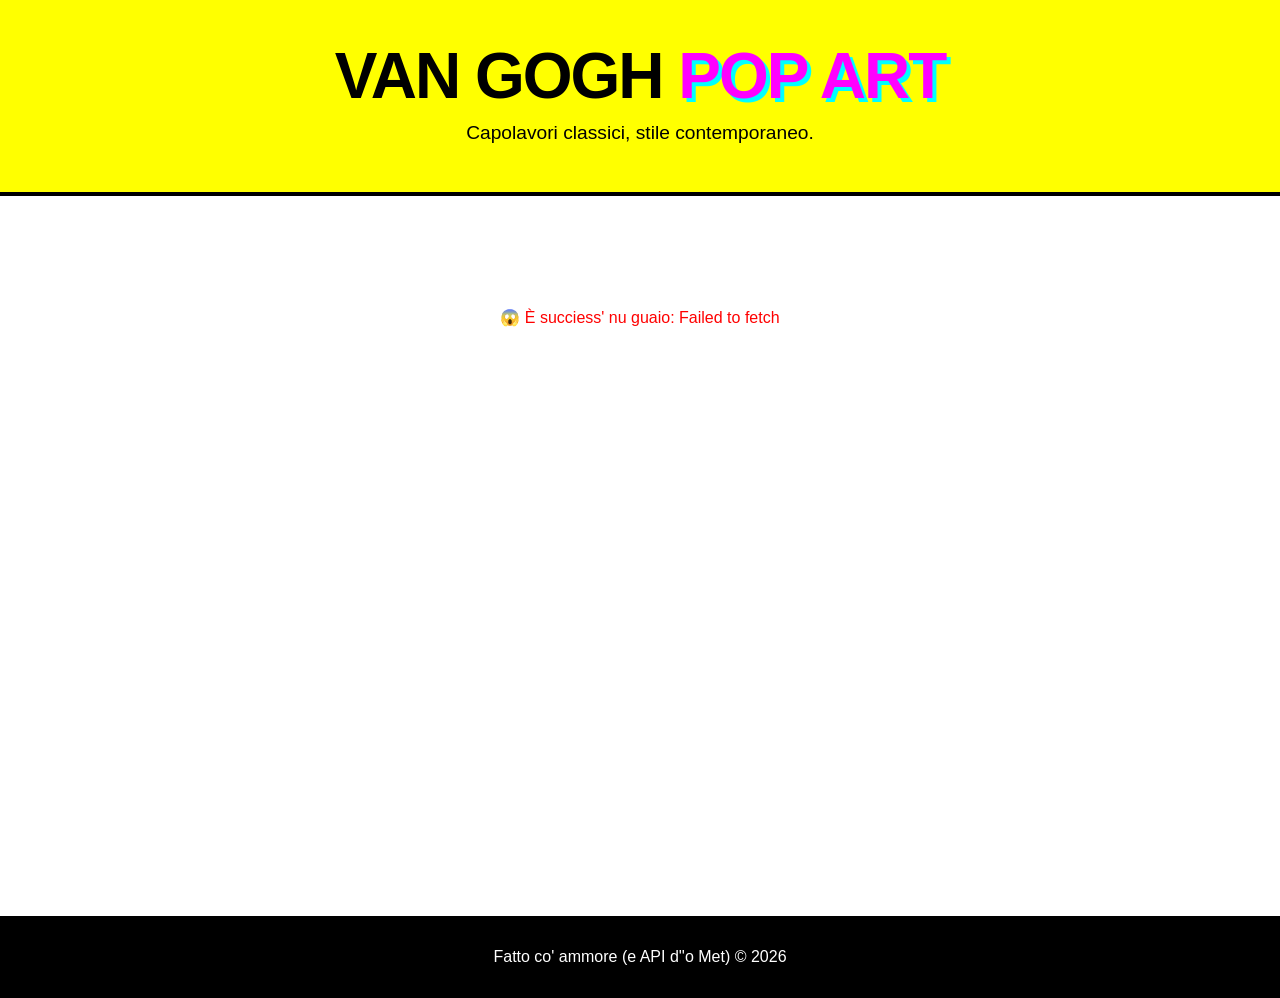
<file: 07-api/index.html>
<!DOCTYPE html>
<html lang="it">
<head>
    <meta charset="UTF-8">
    <meta name="viewport" content="width=device-width, initial-scale=1.0">
    <title>Van Gogh Pop Art Gallery</title>
    <link rel="stylesheet" href="style.css">
</head>
<body>
    <header>
        <h1>VAN GOGH <span class="pop">POP ART</span></h1>
        <p class="subtitle">Capolavori classici, stile contemporaneo.</p>
    </header>

    <main id="gallery-container">
        <!-- 'O caricamento... statte accorto! -->
        <div id="loader" class="loader">
            <div class="spinner"></div>
            <p>Stammo caricann' 'e quadri... aspetta nu mumento!</p>
        </div>
        
        <div id="gallery-grid" class="grid hidden">
            <!-- Cca veneno 'e carte de l'opere -->
        </div>
    </main>

    <footer>
        <p>Fatto co' ammore (e API d''o Met) &copy; 2026</p>
    </footer>

    <script src="script.js"></script>
</body>
</html>
</file>
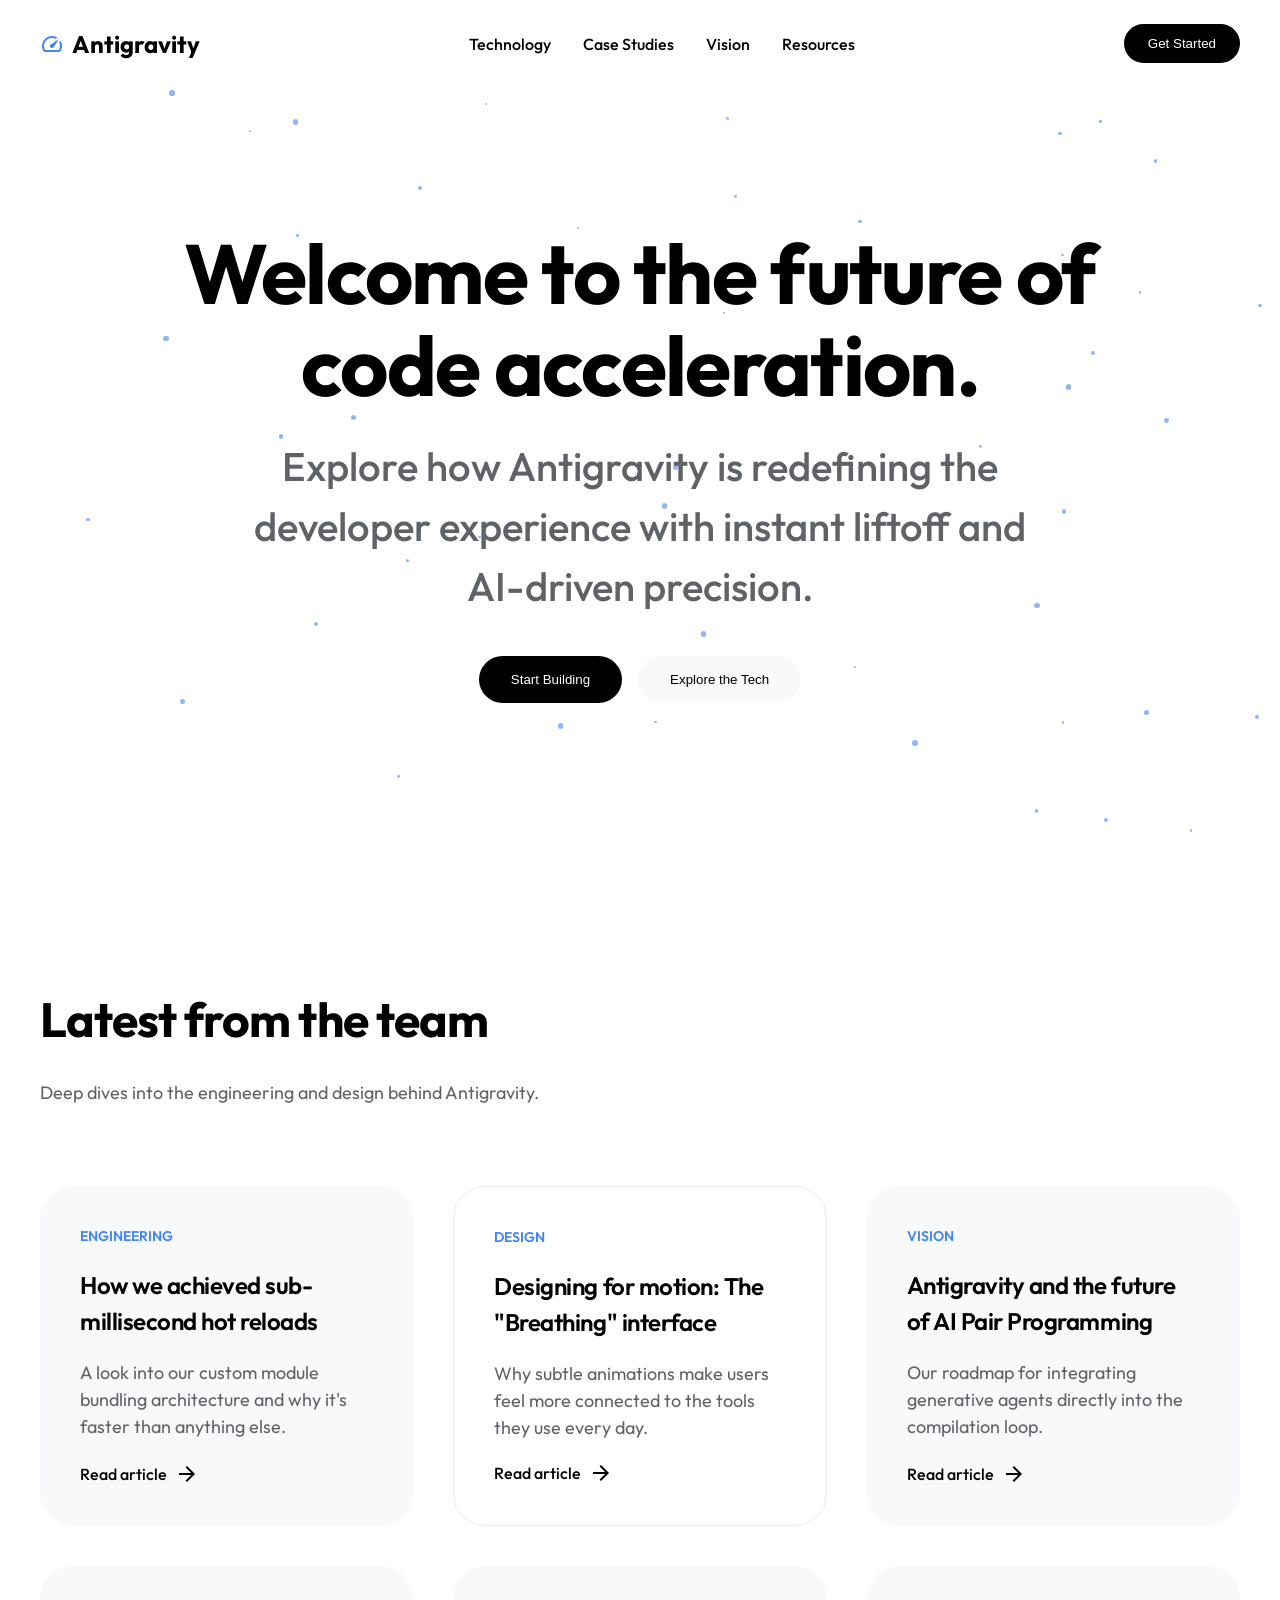
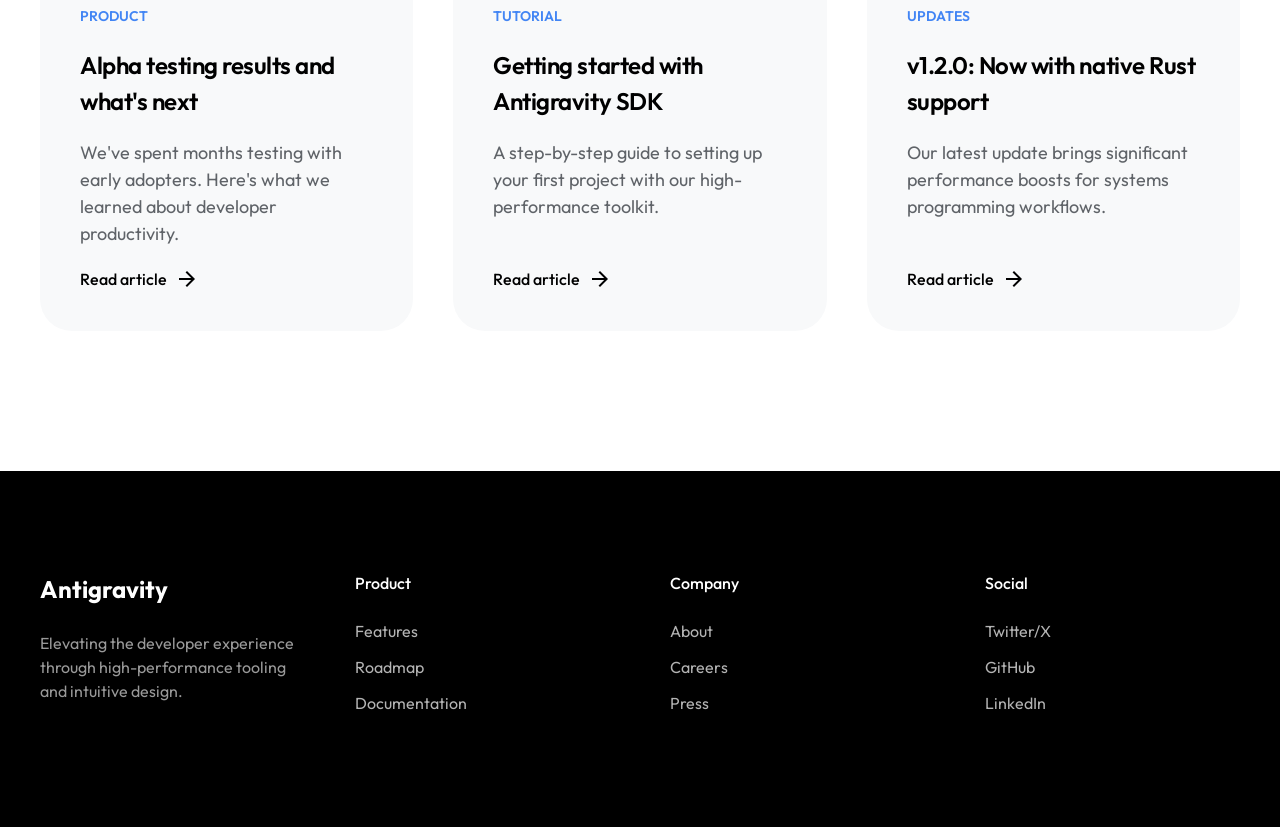
<file: 02-pagina_statica/blog/index.html>
<!DOCTYPE html>
<html lang="en">
<head>
    <meta charset="UTF-8">
    <meta name="viewport" content="width=device-width, initial-scale=1.0">
    <title>Google Antigravity | Blog</title>
    <link rel="stylesheet" href="style.css">
    <link rel="preconnect" href="https://fonts.googleapis.com">
    <link rel="preconnect" href="https://fonts.gstatic.com" crossorigin>
    <link href="https://fonts.googleapis.com/css2?family=Outfit:wght@400;500;700&display=swap" rel="stylesheet">
    <link rel="stylesheet" href="https://fonts.googleapis.com/css2?family=Material+Symbols+Outlined:opsz,wght,FILL,GRAD@24,400,0,0" />
</head>
<body>

    <!-- Header -->
    <header>
        <div class="container">
            <nav>
                <div class="logo">
                    <span class="material-symbols-outlined" style="color: #4285F4;">speed</span>
                    Antigravity
                </div>
                <div class="nav-links">
                    <a href="#">Technology</a>
                    <a href="#">Case Studies</a>
                    <a href="#">Vision</a>
                    <a href="#">Resources</a>
                </div>
                <button class="btn btn-primary" style="padding: 12px 24px;">Get Started</button>
            </nav>
        </div>
    </header>

    <!-- Hero Section -->
    <section class="hero hero-reveal">
        <div class="stardust-container" id="stardust"></div>
        <div class="container">
            <h1 class="hero-heading">Welcome to the future of <br> code acceleration.</h1>
            <p class="sub-heading" style="color: #5f6368; max-width: 800px; margin-inline: auto;">
                Explore how Antigravity is redefining the developer experience with instant liftoff and AI-driven precision.
            </p>
            <div style="display: flex; gap: 16px; justify-content: center; margin-top: 40px;">
                <button class="btn btn-primary">Start Building</button>
                <button class="btn btn-secondary">Explore the Tech</button>
            </div>
        </div>
    </section>

    <!-- Main Blog Sections -->
    <section id="blog" style="background-color: #fff;">
        <div class="container">
            <div class="reveal" style="margin-bottom: 80px;">
                <h2 style="font-size: 48px; margin-bottom: 24px;">Latest from the team</h2>
                <p class="body-text">Deep dives into the engineering and design behind Antigravity.</p>
            </div>

            <div class="blog-grid">
                <!-- Blog Card 1 -->
                <article class="card reveal" style="transition-delay: 100ms;">
                    <span class="card-tag">Engineering</span>
                    <h3 class="card-title">How we achieved sub-millisecond hot reloads</h3>
                    <p class="body-text">A look into our custom module bundling architecture and why it's faster than anything else.</p>
                    <a href="#" style="margin-top: auto; font-weight: 500; display: flex; align-items: center; gap: 8px;">
                        Read article <span class="material-symbols-outlined">arrow_forward</span>
                    </a>
                </article>

                <!-- Blog Card 2 (Breathing IDE Example) -->
                <article class="card reveal breathing-ide" style="transition-delay: 200ms; background-color: var(--primary-white); border: 1px solid var(--cool-gray-2);">
                    <span class="card-tag">Design</span>
                    <h3 class="card-title">Designing for motion: The "Breathing" interface</h3>
                    <p class="body-text">Why subtle animations make users feel more connected to the tools they use every day.</p>
                    <a href="#" style="margin-top: auto; font-weight: 500; display: flex; align-items: center; gap: 8px;">
                        Read article <span class="material-symbols-outlined">arrow_forward</span>
                    </a>
                </article>

                <!-- Blog Card 3 -->
                <article class="card reveal" style="transition-delay: 300ms;">
                    <span class="card-tag">Vision</span>
                    <h3 class="card-title">Antigravity and the future of AI Pair Programming</h3>
                    <p class="body-text">Our roadmap for integrating generative agents directly into the compilation loop.</p>
                    <a href="#" style="margin-top: auto; font-weight: 500; display: flex; align-items: center; gap: 8px;">
                        Read article <span class="material-symbols-outlined">arrow_forward</span>
                    </a>
                </article>

                <!-- Blog Card 4 -->
                <article class="card reveal" style="transition-delay: 100ms;">
                    <span class="card-tag">Product</span>
                    <h3 class="card-title">Alpha testing results and what's next</h3>
                    <p class="body-text">We've spent months testing with early adopters. Here's what we learned about developer productivity.</p>
                    <a href="#" style="margin-top: auto; font-weight: 500; display: flex; align-items: center; gap: 8px;">
                        Read article <span class="material-symbols-outlined">arrow_forward</span>
                    </a>
                </article>

                <!-- Blog Card 5 -->
                <article class="card reveal" style="transition-delay: 200ms;">
                    <span class="card-tag">Tutorial</span>
                    <h3 class="card-title">Getting started with Antigravity SDK</h3>
                    <p class="body-text">A step-by-step guide to setting up your first project with our high-performance toolkit.</p>
                    <a href="#" style="margin-top: auto; font-weight: 500; display: flex; align-items: center; gap: 8px;">
                        Read article <span class="material-symbols-outlined">arrow_forward</span>
                    </a>
                </article>

                 <!-- Blog Card 6 -->
                 <article class="card reveal" style="transition-delay: 300ms;">
                    <span class="card-tag">Updates</span>
                    <h3 class="card-title">v1.2.0: Now with native Rust support</h3>
                    <p class="body-text">Our latest update brings significant performance boosts for systems programming workflows.</p>
                    <a href="#" style="margin-top: auto; font-weight: 500; display: flex; align-items: center; gap: 8px;">
                        Read article <span class="material-symbols-outlined">arrow_forward</span>
                    </a>
                </article>
            </div>
        </div>
    </section>

    <!-- Footer -->
    <footer>
        <div class="container footer-content">
            <div>
                <div class="footer-logo">Antigravity</div>
                <p style="opacity: 0.6; max-width: 300px;">Elevating the developer experience through high-performance tooling and intuitive design.</p>
            </div>
            <div class="footer-links">
                <h4>Product</h4>
                <ul>
                    <li><a href="#">Features</a></li>
                    <li><a href="#">Roadmap</a></li>
                    <li><a href="#">Documentation</a></li>
                </ul>
            </div>
            <div class="footer-links">
                <h4>Company</h4>
                <ul>
                    <li><a href="#">About</a></li>
                    <li><a href="#">Careers</a></li>
                    <li><a href="#">Press</a></li>
                </ul>
            </div>
            <div class="footer-links">
                <h4>Social</h4>
                <ul>
                    <li><a href="#">Twitter/X</a></li>
                    <li><a href="#">GitHub</a></li>
                    <li><a href="#">LinkedIn</a></li>
                </ul>
            </div>
        </div>
    </footer>

    <script src="scripts.js"></script>
</body>
</html>
</file>
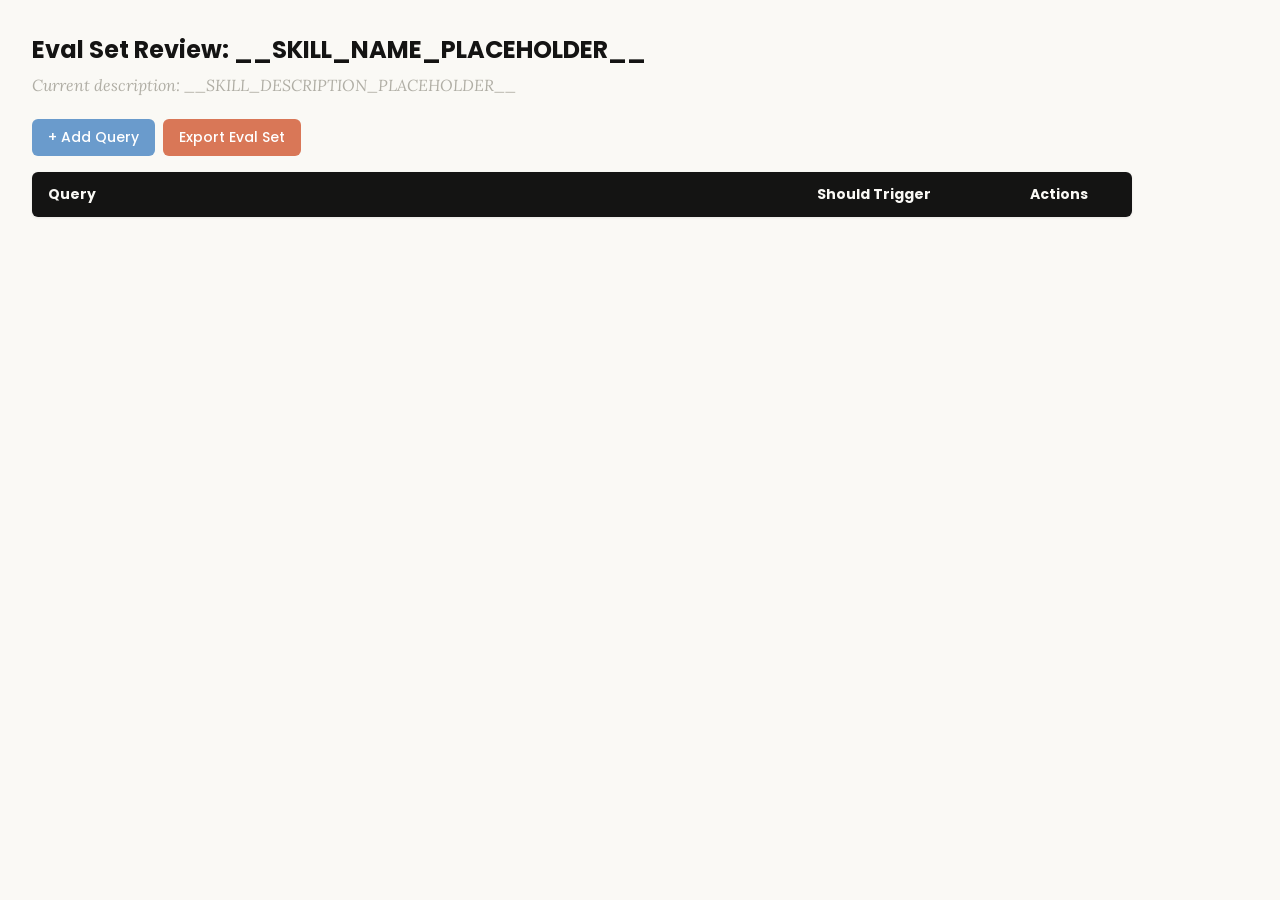
<file: .agents/skills/skill-creator/assets/eval_review.html>
<!DOCTYPE html>
<html lang="en">
<head>
  <meta charset="UTF-8">
  <meta name="viewport" content="width=device-width, initial-scale=1.0">
  <title>Eval Set Review - __SKILL_NAME_PLACEHOLDER__</title>
  <link rel="preconnect" href="https://fonts.googleapis.com">
  <link rel="preconnect" href="https://fonts.gstatic.com" crossorigin>
  <link href="https://fonts.googleapis.com/css2?family=Poppins:wght@500;600&family=Lora:wght@400;500&display=swap" rel="stylesheet">
  <style>
    * { box-sizing: border-box; margin: 0; padding: 0; }
    body { font-family: 'Lora', Georgia, serif; background: #faf9f5; padding: 2rem; color: #141413; }
    h1 { font-family: 'Poppins', sans-serif; margin-bottom: 0.5rem; font-size: 1.5rem; }
    .description { color: #b0aea5; margin-bottom: 1.5rem; font-style: italic; max-width: 900px; }
    .controls { margin-bottom: 1rem; display: flex; gap: 0.5rem; }
    .btn { font-family: 'Poppins', sans-serif; padding: 0.5rem 1rem; border: none; border-radius: 6px; cursor: pointer; font-size: 0.875rem; font-weight: 500; }
    .btn-add { background: #6a9bcc; color: white; }
    .btn-add:hover { background: #5889b8; }
    .btn-export { background: #d97757; color: white; }
    .btn-export:hover { background: #c4613f; }
    table { width: 100%; max-width: 1100px; border-collapse: collapse; background: white; border-radius: 6px; overflow: hidden; box-shadow: 0 1px 3px rgba(0,0,0,0.08); }
    th { font-family: 'Poppins', sans-serif; background: #141413; color: #faf9f5; padding: 0.75rem 1rem; text-align: left; font-size: 0.875rem; }
    td { padding: 0.75rem 1rem; border-bottom: 1px solid #e8e6dc; vertical-align: top; }
    tr:nth-child(even) td { background: #faf9f5; }
    tr:hover td { background: #f3f1ea; }
    .section-header td { background: #e8e6dc; font-family: 'Poppins', sans-serif; font-weight: 500; font-size: 0.8rem; color: #141413; text-transform: uppercase; letter-spacing: 0.05em; }
    .query-input { width: 100%; padding: 0.4rem; border: 1px solid #e8e6dc; border-radius: 4px; font-size: 0.875rem; font-family: 'Lora', Georgia, serif; resize: vertical; min-height: 60px; }
    .query-input:focus { outline: none; border-color: #d97757; box-shadow: 0 0 0 2px rgba(217,119,87,0.15); }
    .toggle { position: relative; display: inline-block; width: 44px; height: 24px; }
    .toggle input { opacity: 0; width: 0; height: 0; }
    .toggle .slider { position: absolute; inset: 0; background: #b0aea5; border-radius: 24px; cursor: pointer; transition: 0.2s; }
    .toggle .slider::before { content: ""; position: absolute; width: 18px; height: 18px; left: 3px; bottom: 3px; background: white; border-radius: 50%; transition: 0.2s; }
    .toggle input:checked + .slider { background: #d97757; }
    .toggle input:checked + .slider::before { transform: translateX(20px); }
    .btn-delete { background: #c44; color: white; padding: 0.3rem 0.6rem; border: none; border-radius: 4px; cursor: pointer; font-size: 0.75rem; font-family: 'Poppins', sans-serif; }
    .btn-delete:hover { background: #a33; }
    .summary { margin-top: 1rem; color: #b0aea5; font-size: 0.875rem; }
  </style>
</head>
<body>
  <h1>Eval Set Review: <span id="skill-name">__SKILL_NAME_PLACEHOLDER__</span></h1>
  <p class="description">Current description: <span id="skill-desc">__SKILL_DESCRIPTION_PLACEHOLDER__</span></p>

  <div class="controls">
    <button class="btn btn-add" onclick="addRow()">+ Add Query</button>
    <button class="btn btn-export" onclick="exportEvalSet()">Export Eval Set</button>
  </div>

  <table>
    <thead>
      <tr>
        <th style="width:65%">Query</th>
        <th style="width:18%">Should Trigger</th>
        <th style="width:10%">Actions</th>
      </tr>
    </thead>
    <tbody id="eval-body"></tbody>
  </table>

  <p class="summary" id="summary"></p>

  <script>
    const EVAL_DATA = __EVAL_DATA_PLACEHOLDER__;

    let evalItems = [...EVAL_DATA];

    function render() {
      const tbody = document.getElementById('eval-body');
      tbody.innerHTML = '';

      // Sort: should-trigger first, then should-not-trigger
      const sorted = evalItems
        .map((item, origIdx) => ({ ...item, origIdx }))
        .sort((a, b) => (b.should_trigger ? 1 : 0) - (a.should_trigger ? 1 : 0));

      let lastGroup = null;
      sorted.forEach(item => {
        const group = item.should_trigger ? 'trigger' : 'no-trigger';
        if (group !== lastGroup) {
          const headerRow = document.createElement('tr');
          headerRow.className = 'section-header';
          headerRow.innerHTML = `<td colspan="3">${item.should_trigger ? 'Should Trigger' : 'Should NOT Trigger'}</td>`;
          tbody.appendChild(headerRow);
          lastGroup = group;
        }

        const idx = item.origIdx;
        const tr = document.createElement('tr');
        tr.innerHTML = `
          <td><textarea class="query-input" onchange="updateQuery(${idx}, this.value)">${escapeHtml(item.query)}</textarea></td>
          <td>
            <label class="toggle">
              <input type="checkbox" ${item.should_trigger ? 'checked' : ''} onchange="updateTrigger(${idx}, this.checked)">
              <span class="slider"></span>
            </label>
            <span style="margin-left:8px;font-size:0.8rem;color:#b0aea5">${item.should_trigger ? 'Yes' : 'No'}</span>
          </td>
          <td><button class="btn-delete" onclick="deleteRow(${idx})">Delete</button></td>
        `;
        tbody.appendChild(tr);
      });
      updateSummary();
    }

    function escapeHtml(text) {
      const div = document.createElement('div');
      div.textContent = text;
      return div.innerHTML;
    }

    function updateQuery(idx, value) { evalItems[idx].query = value; updateSummary(); }
    function updateTrigger(idx, value) { evalItems[idx].should_trigger = value; render(); }
    function deleteRow(idx) { evalItems.splice(idx, 1); render(); }

    function addRow() {
      evalItems.push({ query: '', should_trigger: true });
      render();
      const inputs = document.querySelectorAll('.query-input');
      inputs[inputs.length - 1].focus();
    }

    function updateSummary() {
      const trigger = evalItems.filter(i => i.should_trigger).length;
      const noTrigger = evalItems.filter(i => !i.should_trigger).length;
      document.getElementById('summary').textContent =
        `${evalItems.length} queries total: ${trigger} should trigger, ${noTrigger} should not trigger`;
    }

    function exportEvalSet() {
      const valid = evalItems.filter(i => i.query.trim() !== '');
      const data = valid.map(i => ({ query: i.query.trim(), should_trigger: i.should_trigger }));
      const blob = new Blob([JSON.stringify(data, null, 2)], { type: 'application/json' });
      const url = URL.createObjectURL(blob);
      const a = document.createElement('a');
      a.href = url;
      a.download = 'eval_set.json';
      document.body.appendChild(a);
      a.click();
      document.body.removeChild(a);
      URL.revokeObjectURL(url);
    }

    render();
  </script>
</body>
</html>
</file>
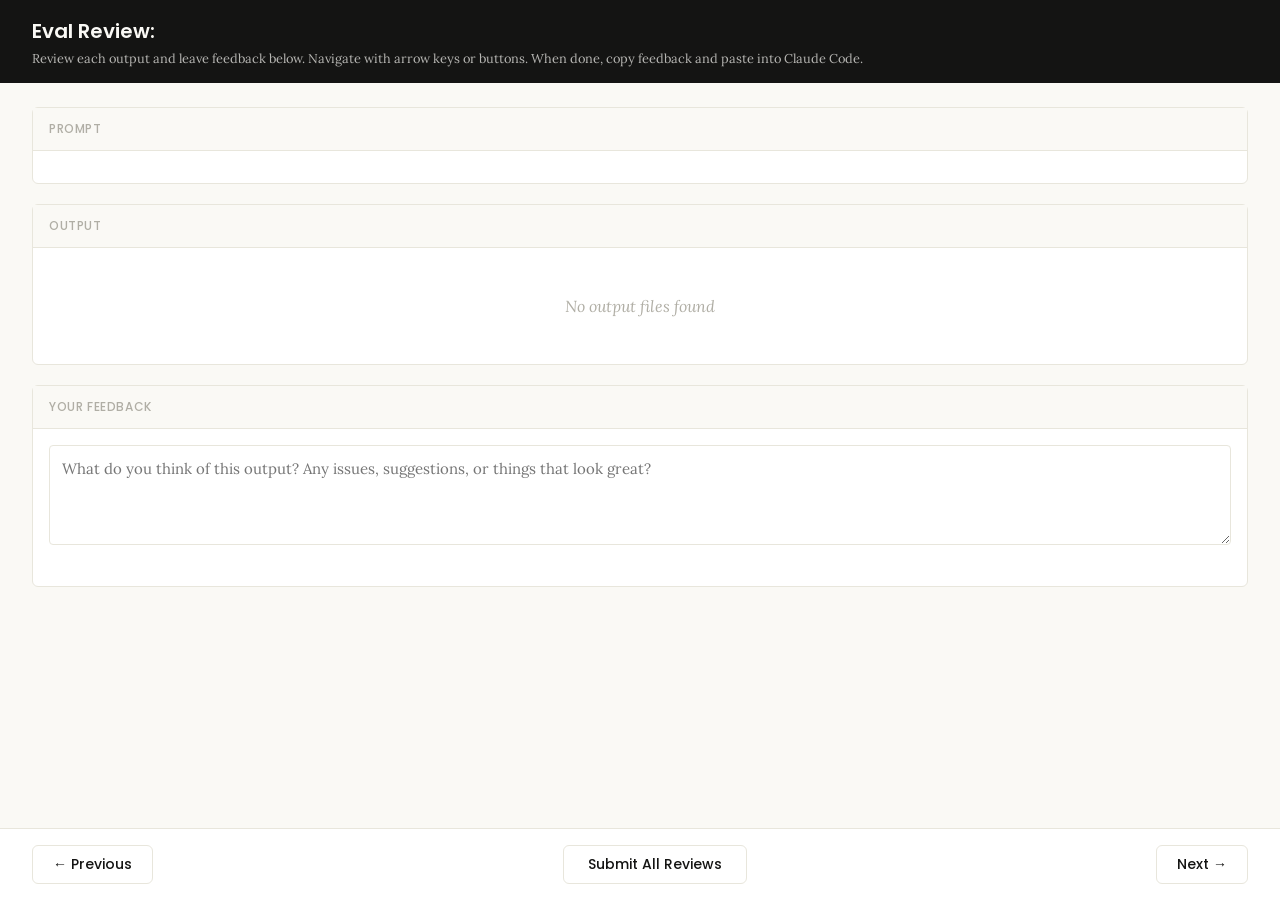
<file: .agents/skills/skill-creator/eval-viewer/viewer.html>
<!DOCTYPE html>
<html lang="en">
<head>
  <meta charset="UTF-8">
  <meta name="viewport" content="width=device-width, initial-scale=1.0">
  <title>Eval Review</title>
  <link rel="preconnect" href="https://fonts.googleapis.com">
  <link rel="preconnect" href="https://fonts.gstatic.com" crossorigin>
  <link href="https://fonts.googleapis.com/css2?family=Poppins:wght@500;600&family=Lora:wght@400;500&display=swap" rel="stylesheet">
  <script src="https://cdn.sheetjs.com/xlsx-0.20.3/package/dist/xlsx.full.min.js" integrity="sha384-EnyY0/GSHQGSxSgMwaIPzSESbqoOLSexfnSMN2AP+39Ckmn92stwABZynq1JyzdT" crossorigin="anonymous"></script>
  <style>
    :root {
      --bg: #faf9f5;
      --surface: #ffffff;
      --border: #e8e6dc;
      --text: #141413;
      --text-muted: #b0aea5;
      --accent: #d97757;
      --accent-hover: #c4613f;
      --green: #788c5d;
      --green-bg: #eef2e8;
      --red: #c44;
      --red-bg: #fceaea;
      --header-bg: #141413;
      --header-text: #faf9f5;
      --radius: 6px;
    }

    * { box-sizing: border-box; margin: 0; padding: 0; }

    body {
      font-family: 'Lora', Georgia, serif;
      background: var(--bg);
      color: var(--text);
      height: 100vh;
      display: flex;
      flex-direction: column;
    }

    /* ---- Header ---- */
    .header {
      background: var(--header-bg);
      color: var(--header-text);
      padding: 1rem 2rem;
      display: flex;
      justify-content: space-between;
      align-items: center;
      flex-shrink: 0;
    }
    .header h1 {
      font-family: 'Poppins', sans-serif;
      font-size: 1.25rem;
      font-weight: 600;
    }
    .header .instructions {
      font-size: 0.8rem;
      opacity: 0.7;
      margin-top: 0.25rem;
    }
    .header .progress {
      font-size: 0.875rem;
      opacity: 0.8;
      text-align: right;
    }

    /* ---- Main content ---- */
    .main {
      flex: 1;
      overflow-y: auto;
      padding: 1.5rem 2rem;
      display: flex;
      flex-direction: column;
      gap: 1.25rem;
    }

    /* ---- Sections ---- */
    .section {
      background: var(--surface);
      border: 1px solid var(--border);
      border-radius: var(--radius);
      flex-shrink: 0;
    }
    .section-header {
      font-family: 'Poppins', sans-serif;
      padding: 0.75rem 1rem;
      font-size: 0.75rem;
      font-weight: 500;
      text-transform: uppercase;
      letter-spacing: 0.05em;
      color: var(--text-muted);
      border-bottom: 1px solid var(--border);
      background: var(--bg);
    }
    .section-body {
      padding: 1rem;
    }

    /* ---- Config badge ---- */
    .config-badge {
      display: inline-block;
      padding: 0.2rem 0.625rem;
      border-radius: 9999px;
      font-family: 'Poppins', sans-serif;
      font-size: 0.6875rem;
      font-weight: 600;
      text-transform: uppercase;
      letter-spacing: 0.03em;
      margin-left: 0.75rem;
      vertical-align: middle;
    }
    .config-badge.config-primary {
      background: rgba(33, 150, 243, 0.12);
      color: #1976d2;
    }
    .config-badge.config-baseline {
      background: rgba(255, 193, 7, 0.15);
      color: #f57f17;
    }

    /* ---- Prompt ---- */
    .prompt-text {
      white-space: pre-wrap;
      font-size: 0.9375rem;
      line-height: 1.6;
    }

    /* ---- Outputs ---- */
    .output-file {
      border: 1px solid var(--border);
      border-radius: var(--radius);
      overflow: hidden;
    }
    .output-file + .output-file {
      margin-top: 1rem;
    }
    .output-file-header {
      padding: 0.5rem 0.75rem;
      font-size: 0.8rem;
      font-weight: 600;
      color: var(--text-muted);
      background: var(--bg);
      border-bottom: 1px solid var(--border);
      font-family: 'SF Mono', SFMono-Regular, Consolas, 'Liberation Mono', Menlo, monospace;
      display: flex;
      justify-content: space-between;
      align-items: center;
    }
    .output-file-header .dl-btn {
      font-size: 0.7rem;
      color: var(--accent);
      text-decoration: none;
      cursor: pointer;
      font-family: -apple-system, BlinkMacSystemFont, 'Segoe UI', sans-serif;
      font-weight: 500;
      opacity: 0.8;
    }
    .output-file-header .dl-btn:hover {
      opacity: 1;
      text-decoration: underline;
    }
    .output-file-content {
      padding: 0.75rem;
      overflow-x: auto;
    }
    .output-file-content pre {
      font-size: 0.8125rem;
      line-height: 1.5;
      white-space: pre-wrap;
      word-break: break-word;
      font-family: 'SF Mono', SFMono-Regular, Consolas, 'Liberation Mono', Menlo, monospace;
    }
    .output-file-content img {
      max-width: 100%;
      height: auto;
      border-radius: 4px;
    }
    .output-file-content iframe {
      width: 100%;
      height: 600px;
      border: none;
    }
    .output-file-content table {
      border-collapse: collapse;
      font-size: 0.8125rem;
      width: 100%;
    }
    .output-file-content table td,
    .output-file-content table th {
      border: 1px solid var(--border);
      padding: 0.375rem 0.5rem;
      text-align: left;
    }
    .output-file-content table th {
      background: var(--bg);
      font-weight: 600;
    }
    .output-file-content .download-link {
      display: inline-flex;
      align-items: center;
      gap: 0.5rem;
      padding: 0.5rem 1rem;
      background: var(--bg);
      border: 1px solid var(--border);
      border-radius: 4px;
      color: var(--accent);
      text-decoration: none;
      font-size: 0.875rem;
      cursor: pointer;
    }
    .output-file-content .download-link:hover {
      background: var(--border);
    }
    .empty-state {
      color: var(--text-muted);
      font-style: italic;
      padding: 2rem;
      text-align: center;
    }

    /* ---- Feedback ---- */
    .prev-feedback {
      background: var(--bg);
      border: 1px solid var(--border);
      border-radius: 4px;
      padding: 0.625rem 0.75rem;
      margin-top: 0.75rem;
      font-size: 0.8125rem;
      color: var(--text-muted);
      line-height: 1.5;
    }
    .prev-feedback-label {
      font-size: 0.7rem;
      font-weight: 600;
      text-transform: uppercase;
      letter-spacing: 0.04em;
      margin-bottom: 0.25rem;
      color: var(--text-muted);
    }
    .feedback-textarea {
      width: 100%;
      min-height: 100px;
      padding: 0.75rem;
      border: 1px solid var(--border);
      border-radius: 4px;
      font-family: inherit;
      font-size: 0.9375rem;
      line-height: 1.5;
      resize: vertical;
      color: var(--text);
    }
    .feedback-textarea:focus {
      outline: none;
      border-color: var(--accent);
      box-shadow: 0 0 0 3px rgba(37, 99, 235, 0.1);
    }
    .feedback-status {
      font-size: 0.75rem;
      color: var(--text-muted);
      margin-top: 0.5rem;
      min-height: 1.1em;
    }

    /* ---- Grades (collapsible) ---- */
    .grades-toggle {
      display: flex;
      align-items: center;
      cursor: pointer;
      user-select: none;
    }
    .grades-toggle:hover {
      color: var(--accent);
    }
    .grades-toggle .arrow {
      margin-right: 0.5rem;
      transition: transform 0.15s;
      font-size: 0.75rem;
    }
    .grades-toggle .arrow.open {
      transform: rotate(90deg);
    }
    .grades-content {
      display: none;
      margin-top: 0.75rem;
    }
    .grades-content.open {
      display: block;
    }
    .grades-summary {
      font-size: 0.875rem;
      margin-bottom: 0.75rem;
      display: flex;
      align-items: center;
      gap: 0.5rem;
    }
    .grade-badge {
      display: inline-block;
      padding: 0.125rem 0.5rem;
      border-radius: 9999px;
      font-size: 0.75rem;
      font-weight: 600;
    }
    .grade-pass { background: var(--green-bg); color: var(--green); }
    .grade-fail { background: var(--red-bg); color: var(--red); }
    .assertion-list {
      list-style: none;
    }
    .assertion-item {
      padding: 0.625rem 0;
      border-bottom: 1px solid var(--border);
      font-size: 0.8125rem;
    }
    .assertion-item:last-child { border-bottom: none; }
    .assertion-status {
      font-weight: 600;
      margin-right: 0.5rem;
    }
    .assertion-status.pass { color: var(--green); }
    .assertion-status.fail { color: var(--red); }
    .assertion-evidence {
      color: var(--text-muted);
      font-size: 0.75rem;
      margin-top: 0.25rem;
      padding-left: 1.5rem;
    }

    /* ---- View tabs ---- */
    .view-tabs {
      display: flex;
      gap: 0;
      padding: 0 2rem;
      background: var(--bg);
      border-bottom: 1px solid var(--border);
      flex-shrink: 0;
    }
    .view-tab {
      font-family: 'Poppins', sans-serif;
      padding: 0.625rem 1.25rem;
      font-size: 0.8125rem;
      font-weight: 500;
      cursor: pointer;
      border: none;
      background: none;
      color: var(--text-muted);
      border-bottom: 2px solid transparent;
      transition: all 0.15s;
    }
    .view-tab:hover { color: var(--text); }
    .view-tab.active {
      color: var(--accent);
      border-bottom-color: var(--accent);
    }
    .view-panel { display: none; }
    .view-panel.active { display: flex; flex-direction: column; flex: 1; overflow: hidden; }

    /* ---- Benchmark view ---- */
    .benchmark-view {
      padding: 1.5rem 2rem;
      overflow-y: auto;
      flex: 1;
    }
    .benchmark-table {
      border-collapse: collapse;
      background: var(--surface);
      border: 1px solid var(--border);
      border-radius: var(--radius);
      font-size: 0.8125rem;
      width: 100%;
      margin-bottom: 1.5rem;
    }
    .benchmark-table th, .benchmark-table td {
      padding: 0.625rem 0.75rem;
      text-align: left;
      border: 1px solid var(--border);
    }
    .benchmark-table th {
      font-family: 'Poppins', sans-serif;
      background: var(--header-bg);
      color: var(--header-text);
      font-weight: 500;
      font-size: 0.75rem;
      text-transform: uppercase;
      letter-spacing: 0.04em;
    }
    .benchmark-table tr:hover { background: var(--bg); }
    .benchmark-table tr.benchmark-row-with { background: rgba(33, 150, 243, 0.06); }
    .benchmark-table tr.benchmark-row-without { background: rgba(255, 193, 7, 0.06); }
    .benchmark-table tr.benchmark-row-with:hover { background: rgba(33, 150, 243, 0.12); }
    .benchmark-table tr.benchmark-row-without:hover { background: rgba(255, 193, 7, 0.12); }
    .benchmark-table tr.benchmark-row-avg { font-weight: 600; border-top: 2px solid var(--border); }
    .benchmark-table tr.benchmark-row-avg.benchmark-row-with { background: rgba(33, 150, 243, 0.12); }
    .benchmark-table tr.benchmark-row-avg.benchmark-row-without { background: rgba(255, 193, 7, 0.12); }
    .benchmark-delta-positive { color: var(--green); font-weight: 600; }
    .benchmark-delta-negative { color: var(--red); font-weight: 600; }
    .benchmark-notes {
      background: var(--surface);
      border: 1px solid var(--border);
      border-radius: var(--radius);
      padding: 1rem;
    }
    .benchmark-notes h3 {
      font-family: 'Poppins', sans-serif;
      font-size: 0.875rem;
      margin-bottom: 0.75rem;
    }
    .benchmark-notes ul {
      list-style: disc;
      padding-left: 1.25rem;
    }
    .benchmark-notes li {
      font-size: 0.8125rem;
      line-height: 1.6;
      margin-bottom: 0.375rem;
    }
    .benchmark-empty {
      color: var(--text-muted);
      font-style: italic;
      text-align: center;
      padding: 3rem;
    }

    /* ---- Navigation ---- */
    .nav {
      display: flex;
      justify-content: space-between;
      align-items: center;
      padding: 1rem 2rem;
      border-top: 1px solid var(--border);
      background: var(--surface);
      flex-shrink: 0;
    }
    .nav-btn {
      font-family: 'Poppins', sans-serif;
      padding: 0.5rem 1.25rem;
      border: 1px solid var(--border);
      border-radius: var(--radius);
      background: var(--surface);
      cursor: pointer;
      font-size: 0.875rem;
      font-weight: 500;
      color: var(--text);
      transition: all 0.15s;
    }
    .nav-btn:hover:not(:disabled) {
      background: var(--bg);
      border-color: var(--text-muted);
    }
    .nav-btn:disabled {
      opacity: 0.4;
      cursor: not-allowed;
    }
    .done-btn {
      font-family: 'Poppins', sans-serif;
      padding: 0.5rem 1.5rem;
      border: 1px solid var(--border);
      border-radius: var(--radius);
      background: var(--surface);
      color: var(--text);
      cursor: pointer;
      font-size: 0.875rem;
      font-weight: 500;
      transition: all 0.15s;
    }
    .done-btn:hover {
      background: var(--bg);
      border-color: var(--text-muted);
    }
    .done-btn.ready {
      border: none;
      background: var(--accent);
      color: white;
      font-weight: 600;
    }
    .done-btn.ready:hover {
      background: var(--accent-hover);
    }
    /* ---- Done overlay ---- */
    .done-overlay {
      display: none;
      position: fixed;
      inset: 0;
      background: rgba(0, 0, 0, 0.5);
      z-index: 100;
      justify-content: center;
      align-items: center;
    }
    .done-overlay.visible {
      display: flex;
    }
    .done-card {
      background: var(--surface);
      border-radius: 12px;
      padding: 2rem 3rem;
      text-align: center;
      box-shadow: 0 20px 60px rgba(0, 0, 0, 0.3);
      max-width: 500px;
    }
    .done-card h2 {
      font-size: 1.5rem;
      margin-bottom: 0.5rem;
    }
    .done-card p {
      color: var(--text-muted);
      margin-bottom: 1.5rem;
      line-height: 1.5;
    }
    .done-card .btn-row {
      display: flex;
      gap: 0.5rem;
      justify-content: center;
    }
    .done-card button {
      padding: 0.5rem 1.25rem;
      border: 1px solid var(--border);
      border-radius: var(--radius);
      background: var(--surface);
      cursor: pointer;
      font-size: 0.875rem;
    }
    .done-card button:hover {
      background: var(--bg);
    }
    /* ---- Toast ---- */
    .toast {
      position: fixed;
      bottom: 5rem;
      left: 50%;
      transform: translateX(-50%);
      background: var(--header-bg);
      color: var(--header-text);
      padding: 0.625rem 1.25rem;
      border-radius: var(--radius);
      font-size: 0.875rem;
      opacity: 0;
      transition: opacity 0.3s;
      pointer-events: none;
      z-index: 200;
    }
    .toast.visible {
      opacity: 1;
    }
  </style>
</head>
<body>
  <div id="app" style="height:100vh; display:flex; flex-direction:column;">
    <div class="header">
      <div>
        <h1>Eval Review: <span id="skill-name"></span></h1>
        <div class="instructions">Review each output and leave feedback below. Navigate with arrow keys or buttons. When done, copy feedback and paste into Claude Code.</div>
      </div>
      <div class="progress" id="progress"></div>
    </div>

    <!-- View tabs (only shown when benchmark data exists) -->
    <div class="view-tabs" id="view-tabs" style="display:none;">
      <button class="view-tab active" onclick="switchView('outputs')">Outputs</button>
      <button class="view-tab" onclick="switchView('benchmark')">Benchmark</button>
    </div>

    <!-- Outputs panel (qualitative review) -->
    <div class="view-panel active" id="panel-outputs">
    <div class="main">
      <!-- Prompt -->
      <div class="section">
        <div class="section-header">Prompt <span class="config-badge" id="config-badge" style="display:none;"></span></div>
        <div class="section-body">
          <div class="prompt-text" id="prompt-text"></div>
        </div>
      </div>

      <!-- Outputs -->
      <div class="section">
        <div class="section-header">Output</div>
        <div class="section-body" id="outputs-body">
          <div class="empty-state">No output files found</div>
        </div>
      </div>

      <!-- Previous Output (collapsible) -->
      <div class="section" id="prev-outputs-section" style="display:none;">
        <div class="section-header">
          <div class="grades-toggle" onclick="togglePrevOutputs()">
            <span class="arrow" id="prev-outputs-arrow">&#9654;</span>
            Previous Output
          </div>
        </div>
        <div class="grades-content" id="prev-outputs-content"></div>
      </div>

      <!-- Grades (collapsible) -->
      <div class="section" id="grades-section" style="display:none;">
        <div class="section-header">
          <div class="grades-toggle" onclick="toggleGrades()">
            <span class="arrow" id="grades-arrow">&#9654;</span>
            Formal Grades
          </div>
        </div>
        <div class="grades-content" id="grades-content"></div>
      </div>

      <!-- Feedback -->
      <div class="section">
        <div class="section-header">Your Feedback</div>
        <div class="section-body">
          <textarea
            class="feedback-textarea"
            id="feedback"
            placeholder="What do you think of this output? Any issues, suggestions, or things that look great?"
          ></textarea>
          <div class="feedback-status" id="feedback-status"></div>
          <div class="prev-feedback" id="prev-feedback" style="display:none;">
            <div class="prev-feedback-label">Previous feedback</div>
            <div id="prev-feedback-text"></div>
          </div>
        </div>
      </div>
    </div>

    <div class="nav" id="outputs-nav">
      <button class="nav-btn" id="prev-btn" onclick="navigate(-1)">&#8592; Previous</button>
      <button class="done-btn" id="done-btn" onclick="showDoneDialog()">Submit All Reviews</button>
      <button class="nav-btn" id="next-btn" onclick="navigate(1)">Next &#8594;</button>
    </div>
    </div><!-- end panel-outputs -->

    <!-- Benchmark panel (quantitative stats) -->
    <div class="view-panel" id="panel-benchmark">
      <div class="benchmark-view" id="benchmark-content">
        <div class="benchmark-empty">No benchmark data available. Run a benchmark to see quantitative results here.</div>
      </div>
    </div>
  </div>

  <!-- Done overlay -->
  <div class="done-overlay" id="done-overlay">
    <div class="done-card">
      <h2>Review Complete</h2>
      <p>Your feedback has been saved. Go back to your Claude Code session and tell Claude you're done reviewing.</p>
      <div class="btn-row">
        <button onclick="closeDoneDialog()">OK</button>
      </div>
    </div>
  </div>

  <!-- Toast -->
  <div class="toast" id="toast"></div>

  <script>
    // ---- Embedded data (injected by generate_review.py) ----
    /*__EMBEDDED_DATA__*/

    // ---- State ----
    let feedbackMap = {};  // run_id -> feedback text
    let currentIndex = 0;
    let visitedRuns = new Set();

    // ---- Init ----
    async function init() {
      // Load saved feedback from server — but only if this isn't a fresh
      // iteration (indicated by previous_feedback being present). When
      // previous feedback exists, the feedback.json on disk is stale from
      // the prior iteration and should not pre-fill the textareas.
      const hasPrevious = Object.keys(EMBEDDED_DATA.previous_feedback || {}).length > 0
        || Object.keys(EMBEDDED_DATA.previous_outputs || {}).length > 0;
      if (!hasPrevious) {
        try {
          const resp = await fetch("/api/feedback");
          const data = await resp.json();
          if (data.reviews) {
            for (const r of data.reviews) feedbackMap[r.run_id] = r.feedback;
          }
        } catch { /* first run, no feedback yet */ }
      }

      document.getElementById("skill-name").textContent = EMBEDDED_DATA.skill_name;
      showRun(0);

      // Wire up feedback auto-save
      const textarea = document.getElementById("feedback");
      let saveTimeout = null;
      textarea.addEventListener("input", () => {
        clearTimeout(saveTimeout);
        document.getElementById("feedback-status").textContent = "";
        saveTimeout = setTimeout(() => saveCurrentFeedback(), 800);
      });
    }

    // ---- Navigation ----
    function navigate(delta) {
      const newIndex = currentIndex + delta;
      if (newIndex >= 0 && newIndex < EMBEDDED_DATA.runs.length) {
        saveCurrentFeedback();
        showRun(newIndex);
      }
    }

    function updateNavButtons() {
      document.getElementById("prev-btn").disabled = currentIndex === 0;
      document.getElementById("next-btn").disabled =
        currentIndex === EMBEDDED_DATA.runs.length - 1;
    }

    // ---- Show a run ----
    function showRun(index) {
      currentIndex = index;
      const run = EMBEDDED_DATA.runs[index];

      // Progress
      document.getElementById("progress").textContent =
        `${index + 1} of ${EMBEDDED_DATA.runs.length}`;

      // Prompt
      document.getElementById("prompt-text").textContent = run.prompt;

      // Config badge
      const badge = document.getElementById("config-badge");
      const configMatch = run.id.match(/(with_skill|without_skill|new_skill|old_skill)/);
      if (configMatch) {
        const config = configMatch[1];
        const isBaseline = config === "without_skill" || config === "old_skill";
        badge.textContent = config.replace(/_/g, " ");
        badge.className = "config-badge " + (isBaseline ? "config-baseline" : "config-primary");
        badge.style.display = "inline-block";
      } else {
        badge.style.display = "none";
      }

      // Outputs
      renderOutputs(run);

      // Previous outputs
      renderPrevOutputs(run);

      // Grades
      renderGrades(run);

      // Previous feedback
      const prevFb = (EMBEDDED_DATA.previous_feedback || {})[run.id];
      const prevEl = document.getElementById("prev-feedback");
      if (prevFb) {
        document.getElementById("prev-feedback-text").textContent = prevFb;
        prevEl.style.display = "block";
      } else {
        prevEl.style.display = "none";
      }

      // Feedback
      document.getElementById("feedback").value = feedbackMap[run.id] || "";
      document.getElementById("feedback-status").textContent = "";

      updateNavButtons();

      // Track visited runs and promote done button when all visited
      visitedRuns.add(index);
      const doneBtn = document.getElementById("done-btn");
      if (visitedRuns.size >= EMBEDDED_DATA.runs.length) {
        doneBtn.classList.add("ready");
      }

      // Scroll main content to top
      document.querySelector(".main").scrollTop = 0;
    }

    // ---- Render outputs ----
    function renderOutputs(run) {
      const container = document.getElementById("outputs-body");
      container.innerHTML = "";

      const outputs = run.outputs || [];
      if (outputs.length === 0) {
        container.innerHTML = '<div class="empty-state">No output files</div>';
        return;
      }

      for (const file of outputs) {
        const fileDiv = document.createElement("div");
        fileDiv.className = "output-file";

        // Always show file header with download link
        const header = document.createElement("div");
        header.className = "output-file-header";
        const nameSpan = document.createElement("span");
        nameSpan.textContent = file.name;
        header.appendChild(nameSpan);
        const dlBtn = document.createElement("a");
        dlBtn.className = "dl-btn";
        dlBtn.textContent = "Download";
        dlBtn.download = file.name;
        dlBtn.href = getDownloadUri(file);
        header.appendChild(dlBtn);
        fileDiv.appendChild(header);

        const content = document.createElement("div");
        content.className = "output-file-content";

        if (file.type === "text") {
          const pre = document.createElement("pre");
          pre.textContent = file.content;
          content.appendChild(pre);
        } else if (file.type === "image") {
          const img = document.createElement("img");
          img.src = file.data_uri;
          img.alt = file.name;
          content.appendChild(img);
        } else if (file.type === "pdf") {
          const iframe = document.createElement("iframe");
          iframe.src = file.data_uri;
          content.appendChild(iframe);
        } else if (file.type === "xlsx") {
          renderXlsx(content, file.data_b64);
        } else if (file.type === "binary") {
          const a = document.createElement("a");
          a.className = "download-link";
          a.href = file.data_uri;
          a.download = file.name;
          a.textContent = "Download " + file.name;
          content.appendChild(a);
        } else if (file.type === "error") {
          const pre = document.createElement("pre");
          pre.textContent = file.content;
          pre.style.color = "var(--red)";
          content.appendChild(pre);
        }

        fileDiv.appendChild(content);
        container.appendChild(fileDiv);
      }
    }

    // ---- XLSX rendering via SheetJS ----
    function renderXlsx(container, b64Data) {
      try {
        const raw = Uint8Array.from(atob(b64Data), c => c.charCodeAt(0));
        const wb = XLSX.read(raw, { type: "array" });

        for (let i = 0; i < wb.SheetNames.length; i++) {
          const sheetName = wb.SheetNames[i];
          const ws = wb.Sheets[sheetName];

          if (wb.SheetNames.length > 1) {
            const sheetLabel = document.createElement("div");
            sheetLabel.style.cssText =
              "font-weight:600; font-size:0.8rem; color:#b0aea5; margin-top:0.5rem; margin-bottom:0.25rem;";
            sheetLabel.textContent = "Sheet: " + sheetName;
            container.appendChild(sheetLabel);
          }

          const htmlStr = XLSX.utils.sheet_to_html(ws, { editable: false });
          const wrapper = document.createElement("div");
          wrapper.innerHTML = htmlStr;
          container.appendChild(wrapper);
        }
      } catch (err) {
        container.textContent = "Error rendering spreadsheet: " + err.message;
      }
    }

    // ---- Grades ----
    function renderGrades(run) {
      const section = document.getElementById("grades-section");
      const content = document.getElementById("grades-content");

      if (!run.grading) {
        section.style.display = "none";
        return;
      }

      const grading = run.grading;
      section.style.display = "block";
      // Reset to collapsed
      content.classList.remove("open");
      document.getElementById("grades-arrow").classList.remove("open");

      const summary = grading.summary || {};
      const expectations = grading.expectations || [];

      let html = '<div style="padding: 1rem;">';

      // Summary line
      const passRate = summary.pass_rate != null
        ? Math.round(summary.pass_rate * 100) + "%"
        : "?";
      const badgeClass = summary.pass_rate >= 0.8 ? "grade-pass" : summary.pass_rate >= 0.5 ? "" : "grade-fail";
      html += '<div class="grades-summary">';
      html += '<span class="grade-badge ' + badgeClass + '">' + passRate + '</span>';
      html += '<span>' + (summary.passed || 0) + ' passed, ' + (summary.failed || 0) + ' failed of ' + (summary.total || 0) + '</span>';
      html += '</div>';

      // Assertions list
      html += '<ul class="assertion-list">';
      for (const exp of expectations) {
        const statusClass = exp.passed ? "pass" : "fail";
        const statusIcon = exp.passed ? "\u2713" : "\u2717";
        html += '<li class="assertion-item">';
        html += '<span class="assertion-status ' + statusClass + '">' + statusIcon + '</span>';
        html += '<span>' + escapeHtml(exp.text) + '</span>';
        if (exp.evidence) {
          html += '<div class="assertion-evidence">' + escapeHtml(exp.evidence) + '</div>';
        }
        html += '</li>';
      }
      html += '</ul>';

      html += '</div>';
      content.innerHTML = html;
    }

    function toggleGrades() {
      const content = document.getElementById("grades-content");
      const arrow = document.getElementById("grades-arrow");
      content.classList.toggle("open");
      arrow.classList.toggle("open");
    }

    // ---- Previous outputs (collapsible) ----
    function renderPrevOutputs(run) {
      const section = document.getElementById("prev-outputs-section");
      const content = document.getElementById("prev-outputs-content");
      const prevOutputs = (EMBEDDED_DATA.previous_outputs || {})[run.id];

      if (!prevOutputs || prevOutputs.length === 0) {
        section.style.display = "none";
        return;
      }

      section.style.display = "block";
      // Reset to collapsed
      content.classList.remove("open");
      document.getElementById("prev-outputs-arrow").classList.remove("open");

      // Render the files into the content area
      content.innerHTML = "";
      const wrapper = document.createElement("div");
      wrapper.style.padding = "1rem";

      for (const file of prevOutputs) {
        const fileDiv = document.createElement("div");
        fileDiv.className = "output-file";

        const header = document.createElement("div");
        header.className = "output-file-header";
        const nameSpan = document.createElement("span");
        nameSpan.textContent = file.name;
        header.appendChild(nameSpan);
        const dlBtn = document.createElement("a");
        dlBtn.className = "dl-btn";
        dlBtn.textContent = "Download";
        dlBtn.download = file.name;
        dlBtn.href = getDownloadUri(file);
        header.appendChild(dlBtn);
        fileDiv.appendChild(header);

        const fc = document.createElement("div");
        fc.className = "output-file-content";

        if (file.type === "text") {
          const pre = document.createElement("pre");
          pre.textContent = file.content;
          fc.appendChild(pre);
        } else if (file.type === "image") {
          const img = document.createElement("img");
          img.src = file.data_uri;
          img.alt = file.name;
          fc.appendChild(img);
        } else if (file.type === "pdf") {
          const iframe = document.createElement("iframe");
          iframe.src = file.data_uri;
          fc.appendChild(iframe);
        } else if (file.type === "xlsx") {
          renderXlsx(fc, file.data_b64);
        } else if (file.type === "binary") {
          const a = document.createElement("a");
          a.className = "download-link";
          a.href = file.data_uri;
          a.download = file.name;
          a.textContent = "Download " + file.name;
          fc.appendChild(a);
        }

        fileDiv.appendChild(fc);
        wrapper.appendChild(fileDiv);
      }

      content.appendChild(wrapper);
    }

    function togglePrevOutputs() {
      const content = document.getElementById("prev-outputs-content");
      const arrow = document.getElementById("prev-outputs-arrow");
      content.classList.toggle("open");
      arrow.classList.toggle("open");
    }

    // ---- Feedback (saved to server -> feedback.json) ----
    function saveCurrentFeedback() {
      const run = EMBEDDED_DATA.runs[currentIndex];
      const text = document.getElementById("feedback").value;

      if (text.trim() === "") {
        delete feedbackMap[run.id];
      } else {
        feedbackMap[run.id] = text;
      }

      // Build reviews array from map
      const reviews = [];
      for (const [run_id, feedback] of Object.entries(feedbackMap)) {
        if (feedback.trim()) {
          reviews.push({ run_id, feedback, timestamp: new Date().toISOString() });
        }
      }

      fetch("/api/feedback", {
        method: "POST",
        headers: { "Content-Type": "application/json" },
        body: JSON.stringify({ reviews, status: "in_progress" }),
      }).then(() => {
        document.getElementById("feedback-status").textContent = "Saved";
      }).catch(() => {
        // Static mode or server unavailable — no-op on auto-save,
        // feedback will be downloaded on final submit
        document.getElementById("feedback-status").textContent = "Will download on submit";
      });
    }

    // ---- Done ----
    function showDoneDialog() {
      // Save current textarea to feedbackMap (but don't POST yet)
      const run = EMBEDDED_DATA.runs[currentIndex];
      const text = document.getElementById("feedback").value;
      if (text.trim() === "") {
        delete feedbackMap[run.id];
      } else {
        feedbackMap[run.id] = text;
      }

      // POST once with status: complete — include ALL runs so the model
      // can distinguish "no feedback" (looks good) from "not reviewed"
      const reviews = [];
      const ts = new Date().toISOString();
      for (const r of EMBEDDED_DATA.runs) {
        reviews.push({ run_id: r.id, feedback: feedbackMap[r.id] || "", timestamp: ts });
      }
      const payload = JSON.stringify({ reviews, status: "complete" }, null, 2);
      fetch("/api/feedback", {
        method: "POST",
        headers: { "Content-Type": "application/json" },
        body: payload,
      }).then(() => {
        document.getElementById("done-overlay").classList.add("visible");
      }).catch(() => {
        // Server not available (static mode) — download as file
        const blob = new Blob([payload], { type: "application/json" });
        const url = URL.createObjectURL(blob);
        const a = document.createElement("a");
        a.href = url;
        a.download = "feedback.json";
        a.click();
        URL.revokeObjectURL(url);
        document.getElementById("done-overlay").classList.add("visible");
      });
    }

    function closeDoneDialog() {
      // Reset status back to in_progress
      saveCurrentFeedback();
      document.getElementById("done-overlay").classList.remove("visible");
    }

    // ---- Toast ----
    function showToast(message) {
      const toast = document.getElementById("toast");
      toast.textContent = message;
      toast.classList.add("visible");
      setTimeout(() => toast.classList.remove("visible"), 2000);
    }

    // ---- Keyboard nav ----
    document.addEventListener("keydown", (e) => {
      // Don't capture when typing in textarea
      if (e.target.tagName === "TEXTAREA") return;

      if (e.key === "ArrowLeft" || e.key === "ArrowUp") {
        e.preventDefault();
        navigate(-1);
      } else if (e.key === "ArrowRight" || e.key === "ArrowDown") {
        e.preventDefault();
        navigate(1);
      }
    });

    // ---- Util ----
    function getDownloadUri(file) {
      if (file.data_uri) return file.data_uri;
      if (file.data_b64) return "data:application/octet-stream;base64," + file.data_b64;
      if (file.type === "text") return "data:text/plain;charset=utf-8," + encodeURIComponent(file.content);
      return "#";
    }

    function escapeHtml(text) {
      const div = document.createElement("div");
      div.textContent = text;
      return div.innerHTML;
    }

    // ---- View switching ----
    function switchView(view) {
      document.querySelectorAll(".view-tab").forEach(t => t.classList.remove("active"));
      document.querySelectorAll(".view-panel").forEach(p => p.classList.remove("active"));
      document.querySelector(`[onclick="switchView('${view}')"]`).classList.add("active");
      document.getElementById("panel-" + view).classList.add("active");
    }

    // ---- Benchmark rendering ----
    function renderBenchmark() {
      const data = EMBEDDED_DATA.benchmark;
      if (!data) return;

      // Show the tabs
      document.getElementById("view-tabs").style.display = "flex";

      const container = document.getElementById("benchmark-content");
      const summary = data.run_summary || {};
      const metadata = data.metadata || {};
      const notes = data.notes || [];

      let html = "";

      // Header
      html += "<h2 style='font-family: Poppins, sans-serif; margin-bottom: 0.5rem;'>Benchmark Results</h2>";
      html += "<p style='color: var(--text-muted); font-size: 0.875rem; margin-bottom: 1.25rem;'>";
      if (metadata.skill_name) html += "<strong>" + escapeHtml(metadata.skill_name) + "</strong> &mdash; ";
      if (metadata.timestamp) html += metadata.timestamp + " &mdash; ";
      if (metadata.evals_run) html += "Evals: " + metadata.evals_run.join(", ") + " &mdash; ";
      html += (metadata.runs_per_configuration || "?") + " runs per configuration";
      html += "</p>";

      // Summary table
      html += '<table class="benchmark-table">';

      function fmtStat(stat, pct) {
        if (!stat) return "—";
        const suffix = pct ? "%" : "";
        const m = pct ? (stat.mean * 100).toFixed(0) : stat.mean.toFixed(1);
        const s = pct ? (stat.stddev * 100).toFixed(0) : stat.stddev.toFixed(1);
        return m + suffix + " ± " + s + suffix;
      }

      function deltaClass(val) {
        if (!val) return "";
        const n = parseFloat(val);
        if (n > 0) return "benchmark-delta-positive";
        if (n < 0) return "benchmark-delta-negative";
        return "";
      }

      // Discover config names dynamically (everything except "delta")
      const configs = Object.keys(summary).filter(k => k !== "delta");
      const configA = configs[0] || "config_a";
      const configB = configs[1] || "config_b";
      const labelA = configA.replace(/_/g, " ").replace(/\b\w/g, c => c.toUpperCase());
      const labelB = configB.replace(/_/g, " ").replace(/\b\w/g, c => c.toUpperCase());
      const a = summary[configA] || {};
      const b = summary[configB] || {};
      const delta = summary.delta || {};

      html += "<thead><tr><th>Metric</th><th>" + escapeHtml(labelA) + "</th><th>" + escapeHtml(labelB) + "</th><th>Delta</th></tr></thead>";
      html += "<tbody>";

      html += "<tr><td><strong>Pass Rate</strong></td>";
      html += "<td>" + fmtStat(a.pass_rate, true) + "</td>";
      html += "<td>" + fmtStat(b.pass_rate, true) + "</td>";
      html += '<td class="' + deltaClass(delta.pass_rate) + '">' + (delta.pass_rate || "—") + "</td></tr>";

      // Time (only show row if data exists)
      if (a.time_seconds || b.time_seconds) {
        html += "<tr><td><strong>Time (s)</strong></td>";
        html += "<td>" + fmtStat(a.time_seconds, false) + "</td>";
        html += "<td>" + fmtStat(b.time_seconds, false) + "</td>";
        html += '<td class="' + deltaClass(delta.time_seconds) + '">' + (delta.time_seconds ? delta.time_seconds + "s" : "—") + "</td></tr>";
      }

      // Tokens (only show row if data exists)
      if (a.tokens || b.tokens) {
        html += "<tr><td><strong>Tokens</strong></td>";
        html += "<td>" + fmtStat(a.tokens, false) + "</td>";
        html += "<td>" + fmtStat(b.tokens, false) + "</td>";
        html += '<td class="' + deltaClass(delta.tokens) + '">' + (delta.tokens || "—") + "</td></tr>";
      }

      html += "</tbody></table>";

      // Per-eval breakdown (if runs data available)
      const runs = data.runs || [];
      if (runs.length > 0) {
        const evalIds = [...new Set(runs.map(r => r.eval_id))].sort((a, b) => a - b);

        html += "<h3 style='font-family: Poppins, sans-serif; margin-bottom: 0.75rem;'>Per-Eval Breakdown</h3>";

        const hasTime = runs.some(r => r.result && r.result.time_seconds != null);
        const hasErrors = runs.some(r => r.result && r.result.errors > 0);

        for (const evalId of evalIds) {
          const evalRuns = runs.filter(r => r.eval_id === evalId);
          const evalName = evalRuns[0] && evalRuns[0].eval_name ? evalRuns[0].eval_name : "Eval " + evalId;

          html += "<h4 style='font-family: Poppins, sans-serif; margin: 1rem 0 0.5rem; color: var(--text);'>" + escapeHtml(evalName) + "</h4>";
          html += '<table class="benchmark-table">';
          html += "<thead><tr><th>Config</th><th>Run</th><th>Pass Rate</th>";
          if (hasTime) html += "<th>Time (s)</th>";
          if (hasErrors) html += "<th>Crashes During Execution</th>";
          html += "</tr></thead>";
          html += "<tbody>";

          // Group by config and render with average rows
          const configGroups = [...new Set(evalRuns.map(r => r.configuration))];
          for (let ci = 0; ci < configGroups.length; ci++) {
            const config = configGroups[ci];
            const configRuns = evalRuns.filter(r => r.configuration === config);
            if (configRuns.length === 0) continue;

            const rowClass = ci === 0 ? "benchmark-row-with" : "benchmark-row-without";
            const configLabel = config.replace(/_/g, " ").replace(/\b\w/g, c => c.toUpperCase());

            for (const run of configRuns) {
              const r = run.result || {};
              const prClass = r.pass_rate >= 0.8 ? "benchmark-delta-positive" : r.pass_rate < 0.5 ? "benchmark-delta-negative" : "";
              html += '<tr class="' + rowClass + '">';
              html += "<td>" + configLabel + "</td>";
              html += "<td>" + run.run_number + "</td>";
              html += '<td class="' + prClass + '">' + ((r.pass_rate || 0) * 100).toFixed(0) + "% (" + (r.passed || 0) + "/" + (r.total || 0) + ")</td>";
              if (hasTime) html += "<td>" + (r.time_seconds != null ? r.time_seconds.toFixed(1) : "—") + "</td>";
              if (hasErrors) html += "<td>" + (r.errors || 0) + "</td>";
              html += "</tr>";
            }

            // Average row
            const rates = configRuns.map(r => (r.result || {}).pass_rate || 0);
            const avgRate = rates.reduce((a, b) => a + b, 0) / rates.length;
            const avgPrClass = avgRate >= 0.8 ? "benchmark-delta-positive" : avgRate < 0.5 ? "benchmark-delta-negative" : "";
            html += '<tr class="benchmark-row-avg ' + rowClass + '">';
            html += "<td>" + configLabel + "</td>";
            html += "<td>Avg</td>";
            html += '<td class="' + avgPrClass + '">' + (avgRate * 100).toFixed(0) + "%</td>";
            if (hasTime) {
              const times = configRuns.map(r => (r.result || {}).time_seconds).filter(t => t != null);
              html += "<td>" + (times.length ? (times.reduce((a, b) => a + b, 0) / times.length).toFixed(1) : "—") + "</td>";
            }
            if (hasErrors) html += "<td></td>";
            html += "</tr>";
          }
          html += "</tbody></table>";

          // Per-assertion detail for this eval
          const runsWithExpectations = {};
          for (const config of configGroups) {
            runsWithExpectations[config] = evalRuns.filter(r => r.configuration === config && r.expectations && r.expectations.length > 0);
          }
          const hasAnyExpectations = Object.values(runsWithExpectations).some(runs => runs.length > 0);
          if (hasAnyExpectations) {
            // Collect all unique assertion texts across all configs
            const allAssertions = [];
            const seen = new Set();
            for (const config of configGroups) {
              for (const run of runsWithExpectations[config]) {
                for (const exp of (run.expectations || [])) {
                  if (!seen.has(exp.text)) {
                    seen.add(exp.text);
                    allAssertions.push(exp.text);
                  }
                }
              }
            }

            html += '<table class="benchmark-table" style="margin-top: 0.5rem;">';
            html += "<thead><tr><th>Assertion</th>";
            for (const config of configGroups) {
              const label = config.replace(/_/g, " ").replace(/\b\w/g, c => c.toUpperCase());
              html += "<th>" + escapeHtml(label) + "</th>";
            }
            html += "</tr></thead><tbody>";

            for (const assertionText of allAssertions) {
              html += "<tr><td>" + escapeHtml(assertionText) + "</td>";

              for (const config of configGroups) {
                html += "<td>";
                for (const run of runsWithExpectations[config]) {
                  const exp = (run.expectations || []).find(e => e.text === assertionText);
                  if (exp) {
                    const cls = exp.passed ? "benchmark-delta-positive" : "benchmark-delta-negative";
                    const icon = exp.passed ? "\u2713" : "\u2717";
                    html += '<span class="' + cls + '" title="Run ' + run.run_number + ': ' + escapeHtml(exp.evidence || "") + '">' + icon + "</span> ";
                  } else {
                    html += "— ";
                  }
                }
                html += "</td>";
              }
              html += "</tr>";
            }
            html += "</tbody></table>";
          }
        }
      }

      // Notes
      if (notes.length > 0) {
        html += '<div class="benchmark-notes">';
        html += "<h3>Analysis Notes</h3>";
        html += "<ul>";
        for (const note of notes) {
          html += "<li>" + escapeHtml(note) + "</li>";
        }
        html += "</ul></div>";
      }

      container.innerHTML = html;
    }

    // ---- Start ----
    init();
    renderBenchmark();
  </script>
</body>
</html>
</file>
<file: 07-api/style.css>
/* 
   Pop Art Design System 
   Vibrant, Bold, High Contrast 
*/

:root {
    --pop-pink: #ff00ff;
    --pop-yellow: #ffff00;
    --pop-cyan: #00ffff;
    --pop-orange: #ff6600;
    --pop-black: #000000;
    --pop-white: #ffffff;
    --border-thickness: 4px;
}

* {
    margin: 0;
    padding: 0;
    box-sizing: border-box;
}

body {
    background-color: var(--pop-white);
    font-family: 'Arial Black', 'Helvetica Black', sans-serif;
    color: var(--pop-black);
    overflow-x: hidden;
}

header {
    background-color: var(--pop-yellow);
    padding: 3rem 1rem;
    text-align: center;
    border-bottom: var(--border-thickness) solid var(--pop-black);
    position: sticky;
    top: 0;
    z-index: 100;
}

h1 {
    font-size: 4rem;
    letter-spacing: -2px;
    text-transform: uppercase;
    line-height: 0.9;
}

h1 .pop {
    color: var(--pop-pink);
    text-shadow: 4px 4px 0 var(--pop-cyan);
}

.subtitle {
    font-size: 1.2rem;
    margin-top: 1rem;
}

#gallery-container {
    padding: 2rem;
    min-height: 80vh;
}

/* Grid Layout */
.grid {
    display: grid;
    grid-template-columns: repeat(auto-fill, minmax(300px, 1fr));
    gap: 2rem;
    max-width: 1200px;
    margin: 0 auto;
}

.hidden {
    display: none;
}

/* Card Design */
.card {
    background-color: var(--pop-white);
    border: var(--border-thickness) solid var(--pop-black);
    padding: 1rem;
    transition: transform 0.2s ease, box-shadow 0.2s ease;
    display: flex;
    flex-direction: column;
}

.card:nth-child(4n+1) { background-color: var(--pop-cyan); }
.card:nth-child(4n+2) { background-color: var(--pop-pink); }
.card:nth-child(4n+3) { background-color: var(--pop-yellow); }
.card:nth-child(4n+4) { background-color: var(--pop-orange); }

.card:hover {
    transform: translate(-5px, -5px);
    box-shadow: 10px 10px 0 var(--pop-black);
}

.image-container {
    height: 300px;
    border: var(--border-thickness) solid var(--pop-black);
    background-color: var(--pop-black);
    overflow: hidden;
    margin-bottom: 1rem;
}

.card img {
    width: 100%;
    height: 100%;
    object-fit: cover;
    filter: contrast(1.2) saturate(1.5); /* Effetto Pop Art leggero */
}

.card-info {
    flex-grow: 1;
}

.card h2 {
    font-size: 1.2rem;
    text-transform: uppercase;
    margin-bottom: 0.5rem;
    background-color: var(--pop-white);
    padding: 2px 5px;
    display: inline-block;
    border: 2px solid var(--pop-black);
}

.card p {
    font-size: 1rem;
    font-weight: bold;
}

/* Loader */
.loader {
    text-align: center;
    margin-top: 5rem;
}

.spinner {
    width: 60px;
    height: 60px;
    border: 10px solid var(--pop-pink);
    border-top: 10px solid var(--pop-cyan);
    border-radius: 50%;
    margin: 0 auto 1rem;
    animation: spin 1s linear infinite;
}

@keyframes spin {
    0% { transform: rotate(0deg); }
    100% { transform: rotate(360deg); }
}

footer {
    text-align: center;
    padding: 2rem;
    background-color: var(--pop-black);
    color: var(--pop-white);
}

/* Responsive adjustments */
@media (max-width: 600px) {
    h1 { font-size: 2.5rem; }
}
</file>
<file: 02-pagina_statica/blog/style.css>
:root {
  /* Color Palette */
  --primary-black: #000000;
  --primary-white: #FFFFFF;
  --cool-gray-1: #F8F9FA;
  --cool-gray-2: #E8EAED;
  --stardust-blue: #4285F4;

  /* Typography */
  --font-primary: 'Outfit', 'Google Sans', 'Inter', sans-serif;
  
  /* Spacing & Borders */
  --max-width: 1280px;
  --section-padding: 140px;
  --card-radius: 32px;
  --pill-radius: 9999px;

  /* Transitions */
  --ease-out-quint: cubic-bezier(0.23, 1, 0.32, 1);
  --transition-speed: 0.8s;
}

* {
  margin: 0;
  padding: 0;
  box-sizing: border-box;
}

body {
  font-family: var(--font-primary);
  background-color: var(--primary-white);
  color: var(--primary-black);
  line-height: 1.5;
  overflow-x: hidden;
}

h1, h2, h3 {
  font-weight: 700;
  letter-spacing: -0.02em;
}

a {
  text-decoration: none;
  color: inherit;
}

/* Layout Containers */
.container {
  max-width: var(--max-width);
  margin: 0 auto;
  padding: 0 40px;
}

section {
  padding: var(--section-padding) 0;
}

/* Typography Utilities */
.hero-heading {
  font-size: clamp(48px, 8vw, 84px);
  line-height: 1.1;
  margin-bottom: 24px;
}

.sub-heading {
  font-size: clamp(24px, 4vw, 40px);
  font-weight: 500;
  margin-bottom: 40px;
}

.body-text {
  font-size: 18px;
  color: #5f6368;
}

/* Components: Buttons */
.btn {
  display: inline-flex;
  align-items: center;
  justify-content: center;
  padding: 16px 32px;
  border-radius: var(--pill-radius);
  font-weight: 500;
  transition: transform 0.2s var(--ease-out-quint), background-color 0.2s ease;
  cursor: pointer;
  border: none;
}

.btn:hover {
  transform: scale(1.02);
}

.btn-primary {
  background-color: var(--primary-black);
  color: var(--primary-white);
}

.btn-secondary {
  background-color: var(--cool-gray-1);
  color: var(--primary-black);
}

.btn-secondary:hover {
  background-color: var(--cool-gray-2);
}

/* Header */
header {
  padding: 24px 0;
  position: sticky;
  top: 0;
  background: rgba(255, 255, 255, 0.8);
  backdrop-filter: blur(10px);
  z-index: 1000;
}

nav {
  display: flex;
  justify-content: space-between;
  align-items: center;
}

.logo {
  font-size: 24px;
  font-weight: 700;
  display: flex;
  align-items: center;
  gap: 8px;
}

.nav-links {
  display: flex;
  gap: 32px;
}

.nav-links a {
  font-weight: 500;
  position: relative;
}

.nav-links a::after {
  content: '';
  position: absolute;
  bottom: -4px;
  left: 50%;
  width: 0;
  height: 2px;
  background-color: var(--primary-black);
  transition: width 0.3s var(--ease-out-quint), left 0.3s var(--ease-out-quint);
}

.nav-links a:hover::after {
  width: 100%;
  left: 0;
}

/* Hero Section */
.hero {
  text-align: center;
  position: relative;
  overflow: hidden;
  min-height: 80vh;
  display: flex;
  flex-direction: column;
  justify-content: center;
}

/* Stardust Background */
.stardust-container {
  position: absolute;
  top: 0;
  left: 0;
  width: 100%;
  height: 100%;
  pointer-events: none;
  z-index: -1;
}

.particle {
  position: absolute;
  width: 4px;
  height: 4px;
  background: var(--stardust-blue);
  border-radius: 50%;
  opacity: 0.6;
}

@keyframes drift {
  0% { transform: translate(0, 0); }
  50% { transform: translate(30px, 20px); }
  100% { transform: translate(0, 0); }
}

/* Blog Grid */
.blog-grid {
  display: grid;
  grid-template-columns: repeat(auto-fill, minmax(360px, 1fr));
  gap: 40px;
}

/* Card Component */
.card {
  background-color: var(--cool-gray-1);
  border-radius: var(--card-radius);
  padding: 40px;
  display: flex;
  flex-direction: column;
  gap: 20px;
  transition: transform 0.4s var(--ease-out-quint);
}

.card:hover {
  transform: translateY(-8px);
}

.card-tag {
  font-size: 14px;
  font-weight: 600;
  color: var(--stardust-blue);
  text-transform: uppercase;
}

.card-title {
  font-size: 24px;
  font-weight: 600;
}

/* Animations */
.reveal {
  opacity: 0;
  transform: translateY(30px);
  transition: opacity 0.8s var(--ease-out-quint), transform 0.8s var(--ease-out-quint);
}

.reveal.active {
  opacity: 1;
  transform: translateY(0);
}

.hero-reveal {
  animation: heroReveal 0.8s var(--ease-out-quint) forwards;
}

@keyframes heroReveal {
  from {
    opacity: 0;
    transform: translateY(20px);
  }
  to {
    opacity: 1;
    transform: translateY(0);
  }
}

/* Breathing IDE Effect */
.breathing-ide {
  box-shadow: 0 0 0 0 rgba(66, 133, 244, 0);
  animation: breathe 4s infinite ease-in-out;
}

@keyframes breathe {
  0% { box-shadow: 0 0 20px 0 rgba(66, 133, 244, 0.1); }
  50% { box-shadow: 0 0 40px 10px rgba(66, 133, 244, 0.3); }
  100% { box-shadow: 0 0 20px 0 rgba(66, 133, 244, 0.1); }
}

/* Footer */
footer {
  background-color: var(--primary-black);
  color: var(--primary-white);
  padding: 100px 0;
}

.footer-content {
  display: grid;
  grid-template-columns: repeat(auto-fit, minmax(200px, 1fr));
  gap: 60px;
}

.footer-logo {
  font-size: 24px;
  font-weight: 700;
  margin-bottom: 24px;
}

.footer-links h4 {
  margin-bottom: 24px;
  font-weight: 500;
}

.footer-links ul {
  list-style: none;
}

.footer-links li {
  margin-bottom: 12px;
  opacity: 0.7;
  transition: opacity 0.2s ease;
}

.footer-links li:hover {
  opacity: 1;
}

@media (max-width: 768px) {
  :root {
    --section-padding: 80px;
  }
  .blog-grid {
    grid-template-columns: 1fr;
  }
  .container {
    padding: 0 24px;
  }
}
</file>
